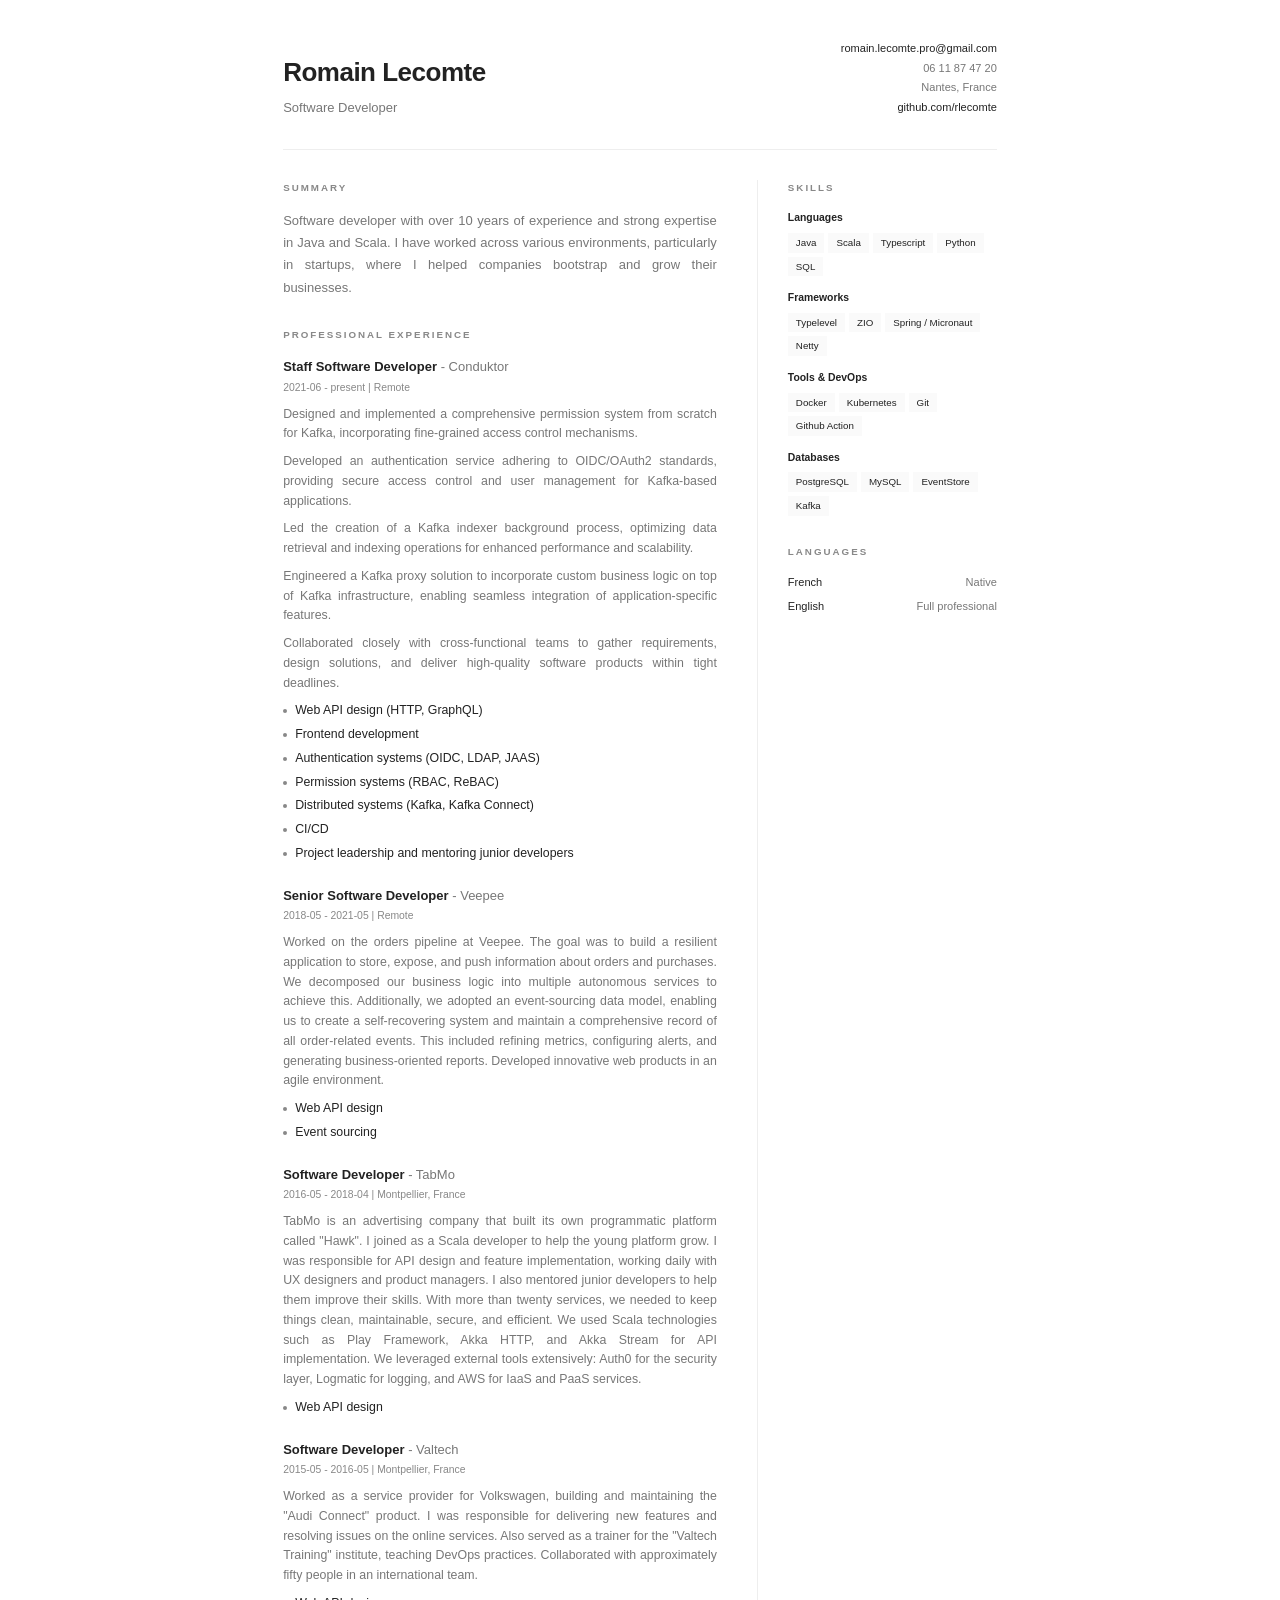
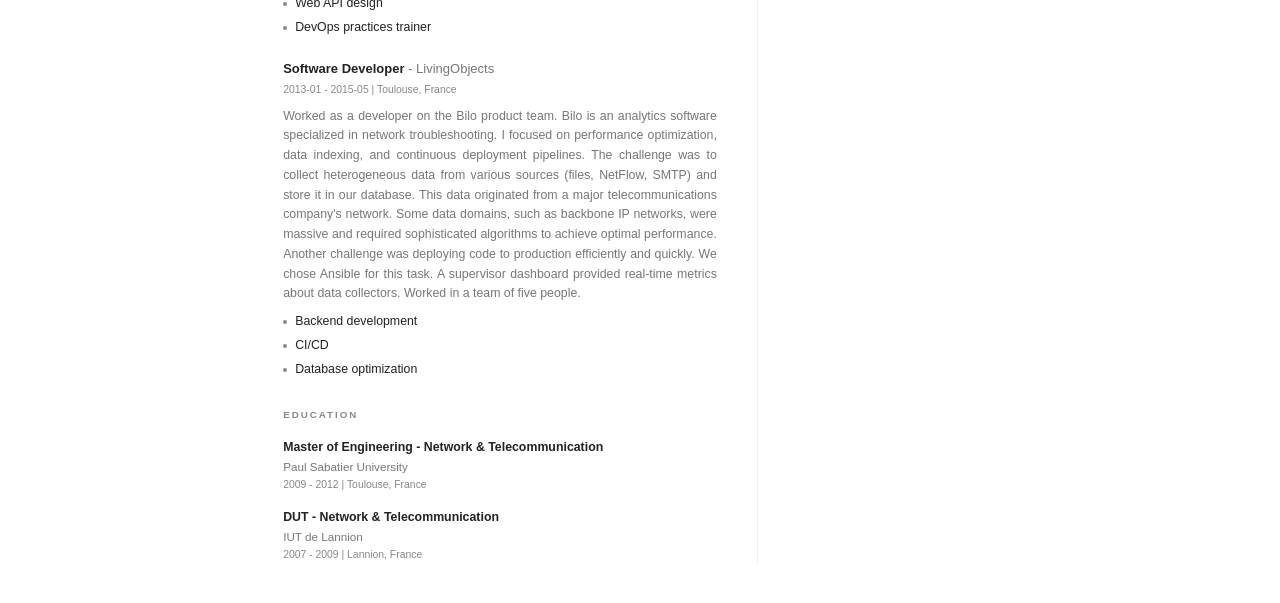
<file: index.html>
<!DOCTYPE html>


<html lang="en">
<head>
    <meta charset="UTF-8">
    <meta name="viewport" content="width=device-width, initial-scale=1.0">
    <title>Resume - Romain Lecomte</title>
    <style>
 

 
* {
    margin: 0;
    padding: 0;
    box-sizing: border-box;
}

:root {
    --primary-color: #111111;
    --secondary-color: #222222;
    --accent-color: #888888;
    --text-color: #222222;
    --text-light: #777777;
    --bg-color: #ffffff;
    --bg-light: #fafafa;
    --border-color: #eeeeee;
}

body {
    font-family: -apple-system, BlinkMacSystemFont, 'Helvetica Neue', Arial, sans-serif;
    line-height: 1.6;
    color: var(--text-color);
    background-color: var(--bg-color);
    font-size: 13px;
}

.container {
    max-width: 210mm;
    margin: 0 auto;
    background: white;
    padding: 40px;
}

 
.header {
    padding: 0 0 30px 0;
    border-bottom: 1px solid var(--border-color);
    margin-bottom: 30px;
}

.header-content {
    display: flex;
    justify-content: space-between;
    align-items: flex-end;
    gap: 20px;
}

.header-photo {
    flex-shrink: 0;
}

.header-photo img {
    width: 80px;
    height: 80px;
    border-radius: 50%;
    object-fit: cover;
}

.header-photo.photo-grayscale img {
    filter: grayscale(100%);
}

.header-photo.photo-square img {
    border-radius: 4px;
}

.header-main {
    flex-grow: 1;
}

.header-main h1 {
    font-size: 2em;
    font-weight: 600;
    margin-bottom: 4px;
    letter-spacing: -0.5px;
}

.header-main .title {
    font-size: 1em;
    color: var(--text-light);
    font-weight: 400;
}

.contact-info {
    text-align: right;
    font-size: 0.85em;
    color: var(--text-light);
}

.contact-item {
    margin-bottom: 2px;
}

.contact-icon {
    display: none;
}

.contact-info a {
    color: var(--text-color);
    text-decoration: none;
}

.contact-info a:hover {
    text-decoration: underline;
}

 
.main-content {
    display: grid;
    grid-template-columns: 1fr 240px;
    gap: 40px;
}

.left-column {
    padding: 0;
}

.right-column {
    padding: 0;
    border-left: 1px solid var(--border-color);
    padding-left: 30px;
}

 
.section {
    margin-bottom: 28px;
}

.section:last-child {
    margin-bottom: 0;
}

.section-title {
    font-size: 0.75em;
    font-weight: 600;
    color: var(--accent-color);
    text-transform: uppercase;
    letter-spacing: 2px;
    margin-bottom: 15px;
}

 
.summary {
    color: var(--text-light);
    line-height: 1.7;
    text-align: justify;
}

 
.experience-item {
    margin-bottom: 22px;
    page-break-inside: avoid;
}

.experience-item:last-child {
    margin-bottom: 0;
}

.experience-header {
    margin-bottom: 6px;
}

.experience-title {
    font-weight: 600;
    font-size: 1em;
    color: var(--text-color);
}

.experience-company {
    color: var(--text-light);
    font-weight: 400;
}

.experience-meta {
    font-size: 0.8em;
    color: var(--accent-color);
    margin-top: 2px;
}

.experience-description {
    margin: 8px 0;
    color: var(--text-light);
    font-size: 0.95em;
    text-align: justify;
}

.highlights {
    list-style: none;
    padding-left: 0;
}

.highlights li {
    position: relative;
    padding-left: 12px;
    margin-bottom: 4px;
    color: var(--text-color);
    font-size: 0.95em;
    text-align: justify;
}

.highlights li::before {
    content: "";
    position: absolute;
    left: 0;
    top: 8px;
    width: 4px;
    height: 4px;
    background: var(--accent-color);
    border-radius: 50%;
}

 
.education-item {
    margin-bottom: 15px;
}

.education-item:last-child {
    margin-bottom: 0;
}

.education-degree {
    font-weight: 600;
    font-size: 0.95em;
}

.education-institution {
    color: var(--text-light);
    font-size: 0.9em;
}

.education-meta {
    font-size: 0.8em;
    color: var(--accent-color);
}

 
.skill-category {
    margin-bottom: 14px;
}

.skill-category:last-child {
    margin-bottom: 0;
}

.skill-category-name {
    font-weight: 600;
    font-size: 0.8em;
    margin-bottom: 6px;
    color: var(--text-color);
}

.skill-tags {
    display: flex;
    flex-wrap: wrap;
    gap: 4px;
}

.skill-tag {
    background-color: var(--bg-light);
    color: var(--text-color);
    padding: 2px 8px;
    font-size: 0.75em;
}

 
.language-item {
    display: flex;
    justify-content: space-between;
    margin-bottom: 6px;
    font-size: 0.85em;
}

.language-name {
    font-weight: 500;
}

.language-level {
    color: var(--text-light);
}

 
.certification-item {
    margin-bottom: 10px;
    font-size: 0.85em;
}

.certification-name {
    font-weight: 500;
}

.certification-meta {
    color: var(--text-light);
    font-size: 0.8em;
}

 
.project-item {
    margin-bottom: 14px;
}

.project-name {
    font-weight: 600;
    color: var(--text-color);
    font-size: 0.95em;
}

.project-description {
    font-size: 0.85em;
    color: var(--text-light);
    margin: 3px 0;
    text-align: justify;
}

.project-tech {
    font-size: 0.75em;
    color: var(--accent-color);
}

 
.interests-list {
    display: flex;
    flex-wrap: wrap;
    gap: 6px;
}

.interest-item {
    background-color: var(--bg-light);
    padding: 3px 10px;
    font-size: 0.8em;
}

 
@media screen and (max-width: 768px) {
    .main-content {
        grid-template-columns: 1fr;
    }

    .right-column {
        border-left: none;
        border-top: 1px solid var(--border-color);
        padding-left: 0;
        padding-top: 20px;
    }
}

 
@media print {
    body {
        font-size: 10pt;
    }

    .container {
        max-width: 100%;
        padding: 20px;
    }

    .section {
        page-break-inside: avoid;
    }
}

    </style>
</head>
<body>
    <div class="container">
        
        <header class="header">
            <div class="header-content">
                
                <div class="header-main">
                    <h1>Romain Lecomte</h1>
                    <div class="title">Software Developer</div>
                </div>
                <div class="contact-info">
                    <div class="contact-item"><span class="contact-icon">@</span> <a href="mailto:romain.lecomte.pro@gmail.com">romain.lecomte.pro@gmail.com</a></div>
                    <div class="contact-item"><span class="contact-icon">T</span> 06 11 87 47 20</div>
                    <div class="contact-item"><span class="contact-icon">L</span> Nantes, France</div>
                    
                    <div class="contact-item"><span class="contact-icon">gh</span> <a href="https://github.com/rlecomte" target="_blank">github.com/rlecomte</a></div>
                    
                </div>
            </div>
        </header>

        
        <div class="main-content">
            
            <div class="left-column">
                
                <section class="section">
                    <h2 class="section-title">Summary</h2>
                    <p class="summary">Software developer with over 10 years of experience and strong expertise in Java and Scala.
I have worked across various environments, particularly in startups, where I helped companies bootstrap and grow their businesses.
</p>
                </section>
                

                
                <section class="section">
                    <h2 class="section-title">Professional Experience</h2>
                    
                    <div class="experience-item">
                        <div class="experience-header">
                            <div>
                                <span class="experience-title">Staff Software Developer</span>
                                <span class="experience-company"> - Conduktor</span>
                            </div>
                            <div class="experience-meta">2021-06 - present | Remote</div>
                        </div>
                        <p class="experience-description">Designed and implemented a comprehensive permission system from scratch for Kafka, incorporating fine-grained access control mechanisms.</p><p class="experience-description">Developed an authentication service adhering to OIDC/OAuth2 standards, providing secure access control and user management for Kafka-based applications.</p><p class="experience-description">Led the creation of a Kafka indexer background process, optimizing data retrieval and indexing operations for enhanced performance and scalability.</p><p class="experience-description">Engineered a Kafka proxy solution to incorporate custom business logic on top of Kafka infrastructure, enabling seamless integration of application-specific features.</p><p class="experience-description">Collaborated closely with cross-functional teams to gather requirements, design solutions, and deliver high-quality software products within tight deadlines.</p>
                        
                        <ul class="highlights">
                            
                            <li>Web API design (HTTP, GraphQL)</li>
                            
                            <li>Frontend development</li>
                            
                            <li>Authentication systems (OIDC, LDAP, JAAS)</li>
                            
                            <li>Permission systems (RBAC, ReBAC)</li>
                            
                            <li>Distributed systems (Kafka, Kafka Connect)</li>
                            
                            <li>CI/CD</li>
                            
                            <li>Project leadership and mentoring junior developers</li>
                            
                        </ul>
                        
                    </div>
                    
                    <div class="experience-item">
                        <div class="experience-header">
                            <div>
                                <span class="experience-title">Senior Software Developer</span>
                                <span class="experience-company"> - Veepee</span>
                            </div>
                            <div class="experience-meta">2018-05 - 2021-05 | Remote</div>
                        </div>
                        <p class="experience-description">Worked on the orders pipeline at Veepee. The goal was to build a resilient application to store, expose, and push information about orders and purchases.
We decomposed our business logic into multiple autonomous services to achieve this. Additionally, we adopted an event-sourcing data model, enabling us to create a self-recovering system and maintain a comprehensive record of all order-related events. This included refining metrics, configuring alerts, and generating business-oriented reports.
Developed innovative web products in an agile environment.</p>
                        
                        <ul class="highlights">
                            
                            <li>Web API design</li>
                            
                            <li>Event sourcing</li>
                            
                        </ul>
                        
                    </div>
                    
                    <div class="experience-item">
                        <div class="experience-header">
                            <div>
                                <span class="experience-title">Software Developer</span>
                                <span class="experience-company"> - TabMo</span>
                            </div>
                            <div class="experience-meta">2016-05 - 2018-04 | Montpellier, France</div>
                        </div>
                        <p class="experience-description">TabMo is an advertising company that built its own programmatic platform called &#34;Hawk&#34;. I joined as a Scala developer to help the young platform grow. I was responsible for API design and feature implementation, working daily with UX designers and product managers. I also mentored junior developers to help them improve their skills.
With more than twenty services, we needed to keep things clean, maintainable, secure, and efficient. We used Scala technologies such as Play Framework, Akka HTTP, and Akka Stream for API implementation. We leveraged external tools extensively: Auth0 for the security layer, Logmatic for logging, and AWS for IaaS and PaaS services.</p>
                        
                        <ul class="highlights">
                            
                            <li>Web API design</li>
                            
                        </ul>
                        
                    </div>
                    
                    <div class="experience-item">
                        <div class="experience-header">
                            <div>
                                <span class="experience-title">Software Developer</span>
                                <span class="experience-company"> - Valtech</span>
                            </div>
                            <div class="experience-meta">2015-05 - 2016-05 | Montpellier, France</div>
                        </div>
                        <p class="experience-description">Worked as a service provider for Volkswagen, building and maintaining the &#34;Audi Connect&#34; product. I was responsible for delivering new features and resolving issues on the online services.
Also served as a trainer for the &#34;Valtech Training&#34; institute, teaching DevOps practices.
Collaborated with approximately fifty people in an international team.</p>
                        
                        <ul class="highlights">
                            
                            <li>Web API design</li>
                            
                            <li>DevOps practices trainer</li>
                            
                        </ul>
                        
                    </div>
                    
                    <div class="experience-item">
                        <div class="experience-header">
                            <div>
                                <span class="experience-title">Software Developer</span>
                                <span class="experience-company"> - LivingObjects</span>
                            </div>
                            <div class="experience-meta">2013-01 - 2015-05 | Toulouse, France</div>
                        </div>
                        <p class="experience-description">Worked as a developer on the Bilo product team. Bilo is an analytics software specialized in network troubleshooting. I focused on performance optimization, data indexing, and continuous deployment pipelines.
The challenge was to collect heterogeneous data from various sources (files, NetFlow, SMTP) and store it in our database. This data originated from a major telecommunications company&#39;s network. Some data domains, such as backbone IP networks, were massive and required sophisticated algorithms to achieve optimal performance.
Another challenge was deploying code to production efficiently and quickly. We chose Ansible for this task. A supervisor dashboard provided real-time metrics about data collectors.
Worked in a team of five people.</p>
                        
                        <ul class="highlights">
                            
                            <li>Backend development</li>
                            
                            <li>CI/CD</li>
                            
                            <li>Database optimization</li>
                            
                        </ul>
                        
                    </div>
                    
                </section>
                

                
                <section class="section">
                    <h2 class="section-title">Education</h2>
                    
                    <div class="education-item">
                        <div class="education-degree">Master of Engineering - Network &amp; Telecommunication</div>
                        <div class="education-institution">Paul Sabatier University</div>
                        <div class="education-meta">2009 - 2012 | Toulouse, France</div>
                        
                    </div>
                    
                    <div class="education-item">
                        <div class="education-degree">DUT - Network &amp; Telecommunication</div>
                        <div class="education-institution">IUT de Lannion</div>
                        <div class="education-meta">2007 - 2009 | Lannion, France</div>
                        
                    </div>
                    
                </section>
                

                
            </div>

            
            <div class="right-column">
                
                <section class="section">
                    <h2 class="section-title">Skills</h2>
                    
                    <div class="skill-category">
                        <div class="skill-category-name">Languages</div>
                        <div class="skill-tags">
                            
                            <span class="skill-tag">Java</span>
                            
                            <span class="skill-tag">Scala</span>
                            
                            <span class="skill-tag">Typescript</span>
                            
                            <span class="skill-tag">Python</span>
                            
                            <span class="skill-tag">SQL</span>
                            
                        </div>
                    </div>
                    
                    <div class="skill-category">
                        <div class="skill-category-name">Frameworks</div>
                        <div class="skill-tags">
                            
                            <span class="skill-tag">Typelevel</span>
                            
                            <span class="skill-tag">ZIO</span>
                            
                            <span class="skill-tag">Spring / Micronaut</span>
                            
                            <span class="skill-tag">Netty</span>
                            
                        </div>
                    </div>
                    
                    <div class="skill-category">
                        <div class="skill-category-name">Tools &amp; DevOps</div>
                        <div class="skill-tags">
                            
                            <span class="skill-tag">Docker</span>
                            
                            <span class="skill-tag">Kubernetes</span>
                            
                            <span class="skill-tag">Git</span>
                            
                            <span class="skill-tag">Github Action</span>
                            
                        </div>
                    </div>
                    
                    <div class="skill-category">
                        <div class="skill-category-name">Databases</div>
                        <div class="skill-tags">
                            
                            <span class="skill-tag">PostgreSQL</span>
                            
                            <span class="skill-tag">MySQL</span>
                            
                            <span class="skill-tag">EventStore</span>
                            
                            <span class="skill-tag">Kafka</span>
                            
                        </div>
                    </div>
                    
                </section>
                

                
                <section class="section">
                    <h2 class="section-title">Languages</h2>
                    
                    <div class="language-item">
                        <span class="language-name">French</span>
                        <span class="language-level">Native</span>
                    </div>
                    
                    <div class="language-item">
                        <span class="language-name">English</span>
                        <span class="language-level">Full professional</span>
                    </div>
                    
                </section>
                

                

                
            </div>
        </div>
    </div>
</body>
</html>
</file>
